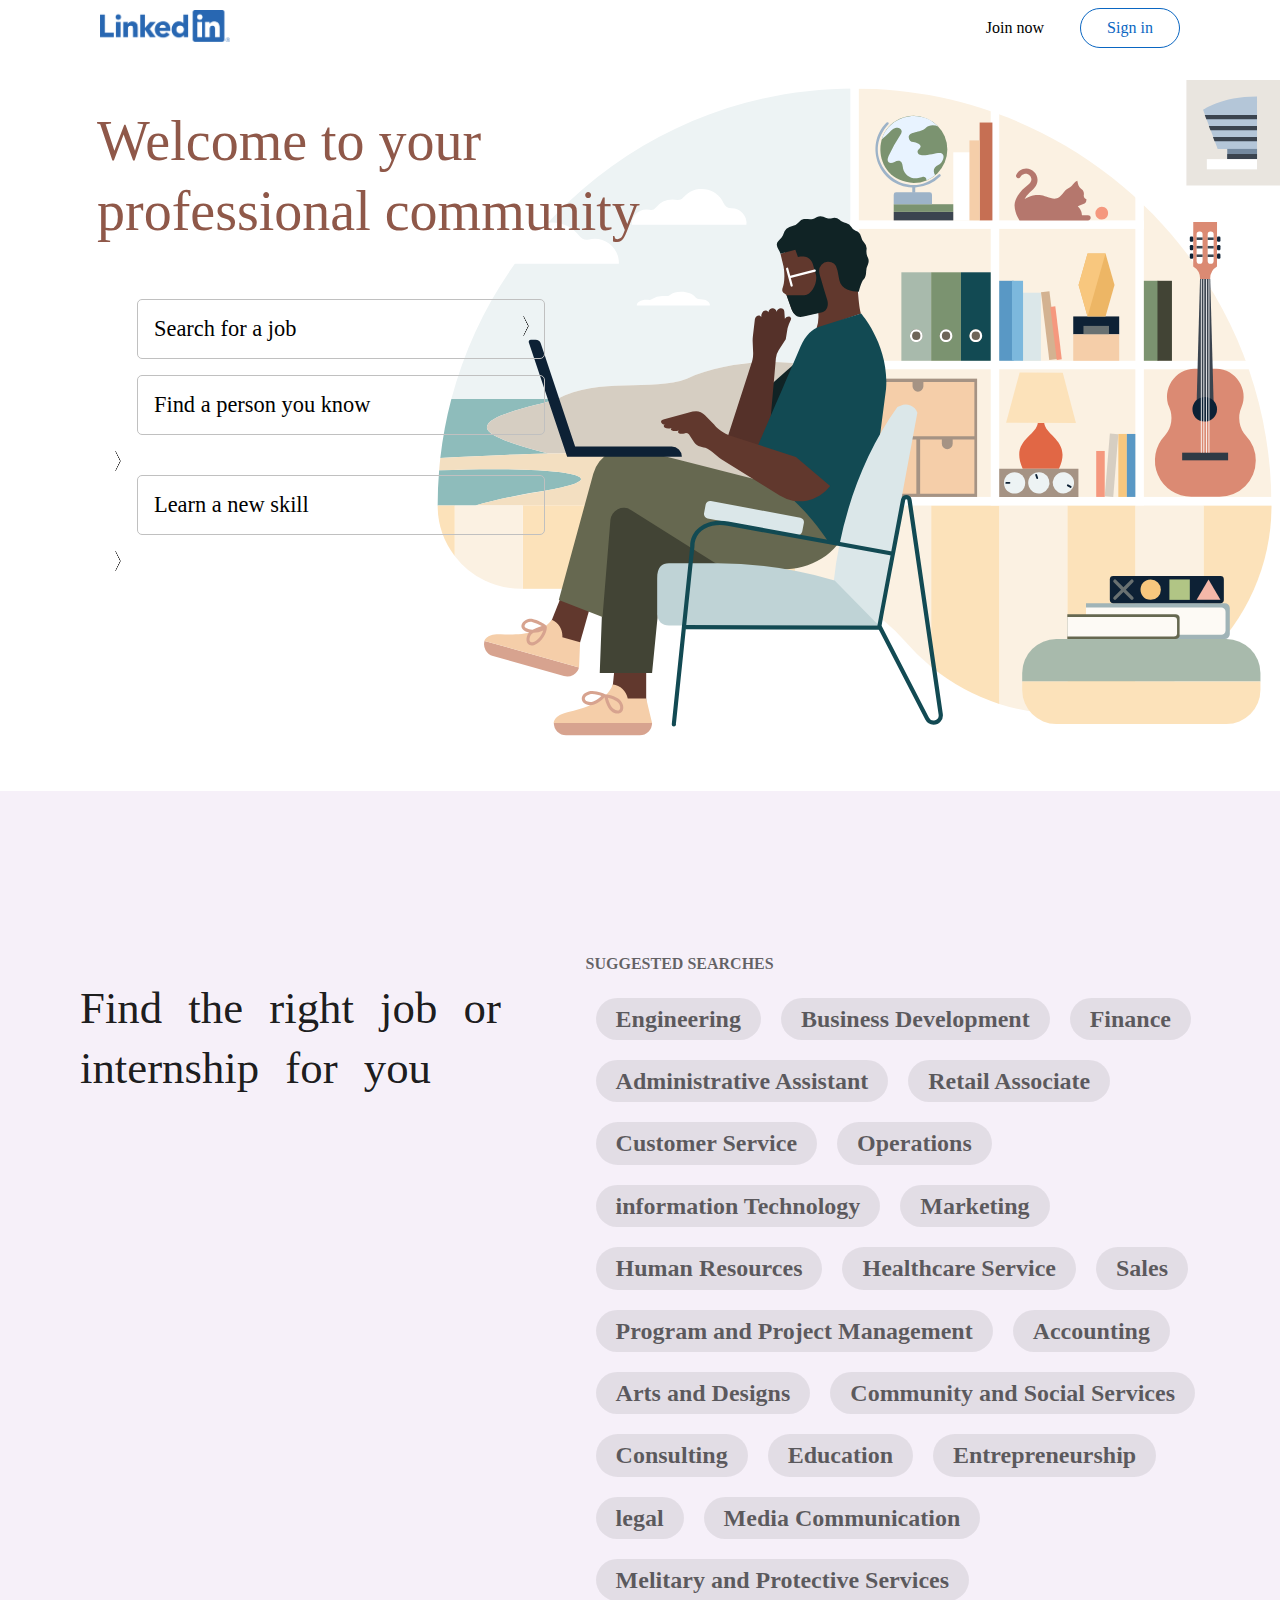
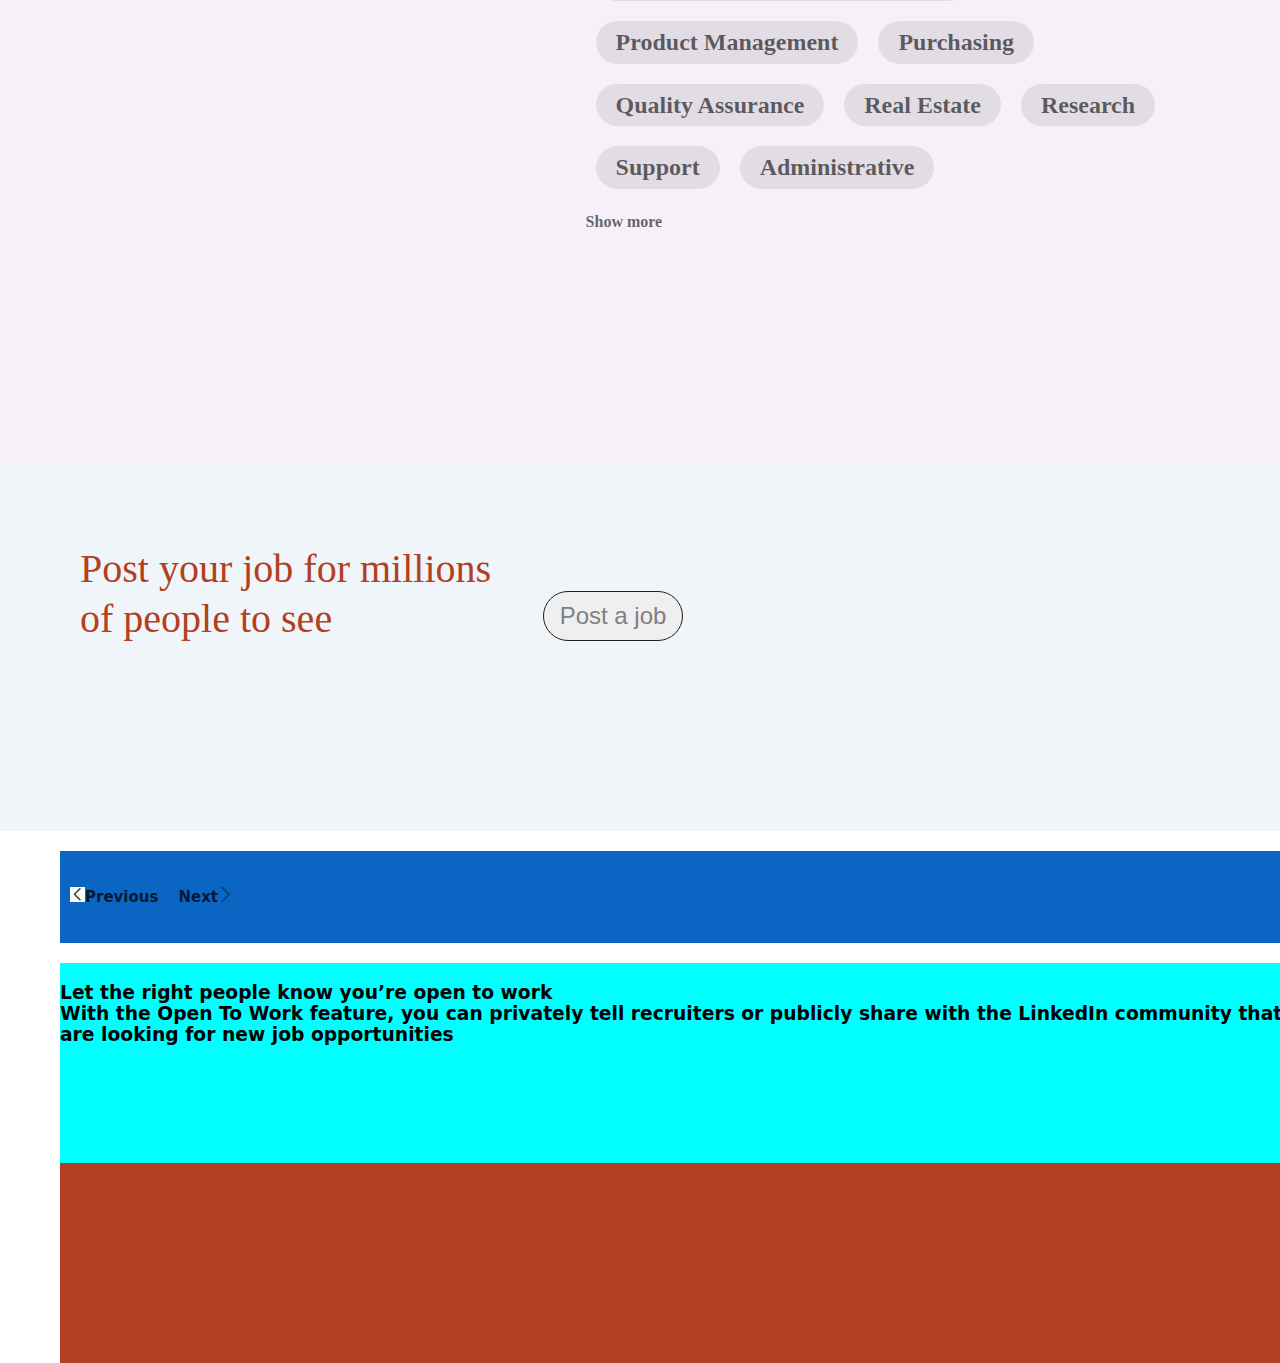
<file: index.html>
<!DOCTYPE html>
<html>
<head>
    <title>LinkedIn:Log In  or Sign Up</title>
    <link rel='stylesheet' type='text/css' media='screen' href='main.css'>
</head>
<body>
    
        <div class="navMain">
            <div>
                <img src="LI-Logo.png" id="logo1">
            </div>
            <nav id="nav1">
                <a id="a1" href="https://www.linkedin.com/signup/cold-join?trk=guest_homepage-basic_nav-header-join"></a><button id="joinnow">Join now</a></button>
                <a id="a2" href="https://www.linkedin.com/login?fromSignIn=true&trk=guest_homepage-basic_nav-header-signin"></a><button id="signUp">Sign in</a></button>    
            </nav>
        </div>
        <div class="main">
            <div class="FirstSection">
                <div class="welcomeRow1">
                    <h1 id="welcome">Welcome to your professional community</h1>
                </div>
                <div class="ExternalRow2">
                    <ul class="firstUl">
                        <a href="https://www.linkedin.com/jobs/jobs-in-palghat?trk=homepage-basic_intent-module-jobs&position=1&pageNum=0" ><button class="optionBtn"><li class="firstlist">Search for a job</button><img class="arrow" src="right-arrow.png"></li> </a>
                        <a href="https://www.linkedin.com/pub/dir/+/+?trk=homepage-basic_intent-module-people"><button class="optionBtn"><li class="firstlist">Find a person you know</button> <img class="arrow" src="right-arrow.png"> </li> </a>
                        <a href="https://www.linkedin.com/learning/search?trk=homepage-basic_intent-module-learning"><button class="optionBtn"><li class="firstlist">Learn a new skill</button> <img class="arrow" src="right-arrow.png"> </li> </a>
                    </ul>
                </div>
                  <div class="spaceSection"></div> 
            </div> 
            
            <div class="secondSection">
                <div class="secondSectionCol1">
                    <div class="secondSectionCol1Row1"><h2 id="secondHeading"> Find the right job or internship for you  </h2></div>
                </div>
                <div class="secondSectionCol2">
                    <div><h2 class="secondSectionHead2">SUGGESTED SEARCHES</h2></div>
                    <div class="secondSectionBtn">
                        <a class="secondSectionLinks">Engineering</a>
                        <a class="secondSectionLinks">Business Development</a>
                        <a class="secondSectionLinks">Finance</a>
                        <a class="secondSectionLinks">Administrative Assistant</a>
                        <a class="secondSectionLinks">Retail Associate</a>
                        <a class="secondSectionLinks">Customer Service</a>
                        <a class="secondSectionLinks">Operations</a>
                        <a class="secondSectionLinks">information Technology</a>
                        <a class="secondSectionLinks">Marketing</a>
                        <a class="secondSectionLinks">Human Resources</a>
                        <a class="secondSectionLinks">Healthcare Service</a>
                        <a class="secondSectionLinks">Sales</a>
                        <a class="secondSectionLinks">Program and Project Management</a>
                        <a class="secondSectionLinks">Accounting</a>
                        <a class="secondSectionLinks">Arts and Designs</a>
                        <a class="secondSectionLinks">Community and Social Services</a>
                        <a class="secondSectionLinks">Consulting</a>
                        <a class="secondSectionLinks">Education</a>
                        <a class="secondSectionLinks">Entrepreneurship</a>
                        <a class="secondSectionLinks">legal</a>
                        <a class="secondSectionLinks">Media Communication</a>
                        <a class="secondSectionLinks">Melitary and Protective Services</a>
                        <a class="secondSectionLinks">Product Management</a>
                        <a class="secondSectionLinks">Purchasing</a>
                        <a class="secondSectionLinks">Quality Assurance</a>
                        <a class="secondSectionLinks">Real Estate</a>
                        <a class="secondSectionLinks">Research</a>
                        <a class="secondSectionLinks">Support</a>
                        <a class="secondSectionLinks">Administrative</a>                       
                    </div>  
                    <div><h2 class="secondSectionHead2">Show more</h2></div>             
            </div>
        </div>
        <div class="thirdSection">
                <div><h2 class="thirdFirstHead">Post your job for millions of people to see</h2></div>
                <a><button class="thirdFirstBtn">Post a job</button></a>            
        </div>
        <div class="fourthRow">
            <div class="fourthCol1">
                <button class="pnbtn"><img src="/previousArrow.png" class="pbtnimage">Previous</button><button class="pnbtn">Next<img src="/right-arrow.png" class="pbtnimage"></button>
            </div>            
        </div>
        <div class="fifthRow">
                <div class="fifthCol1">
                    <h3>Let the right people know you’re open to work<br>With the Open To Work feature, you can privately tell recruiters or publicly share with the LinkedIn community that you are looking for new job opportunities</h3>
                </div>
                <div class="fifthCol2"></div>
            </div>
        </div>
    </div>
</body>
</html>
</file>
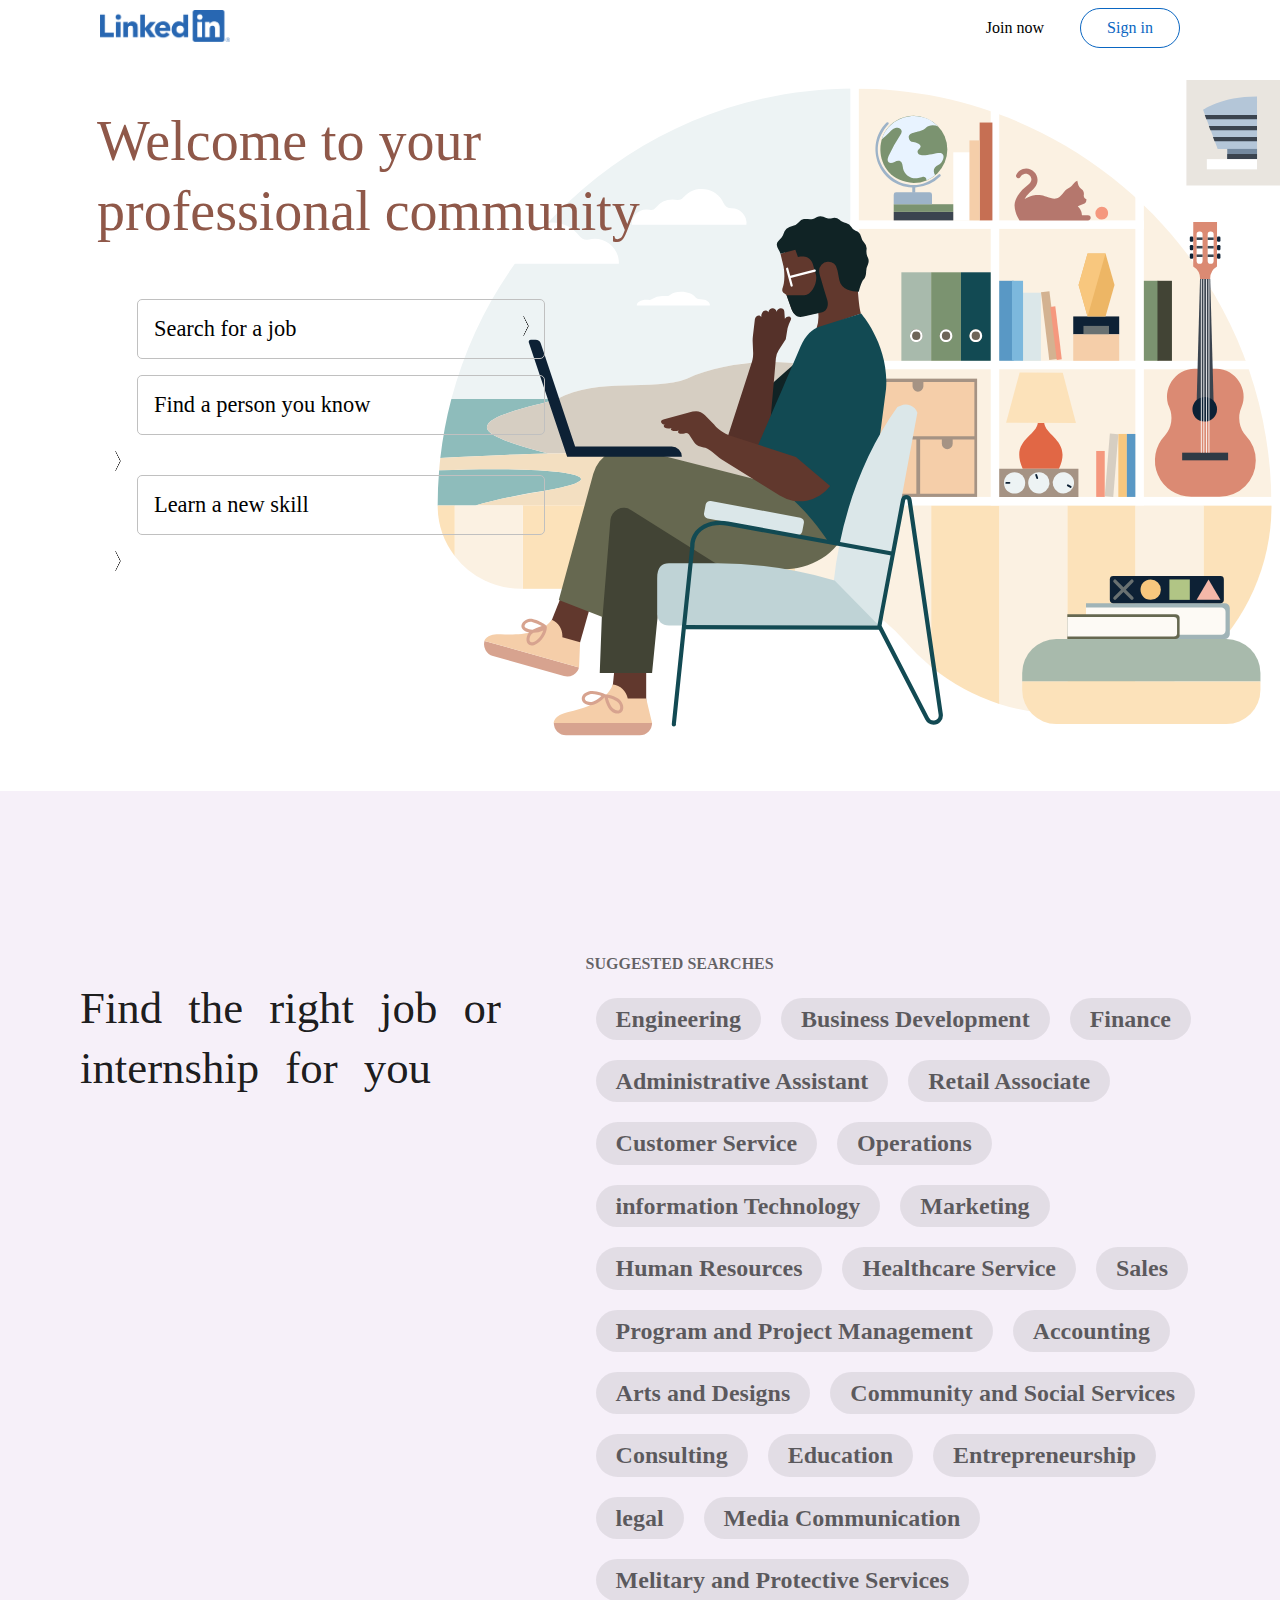
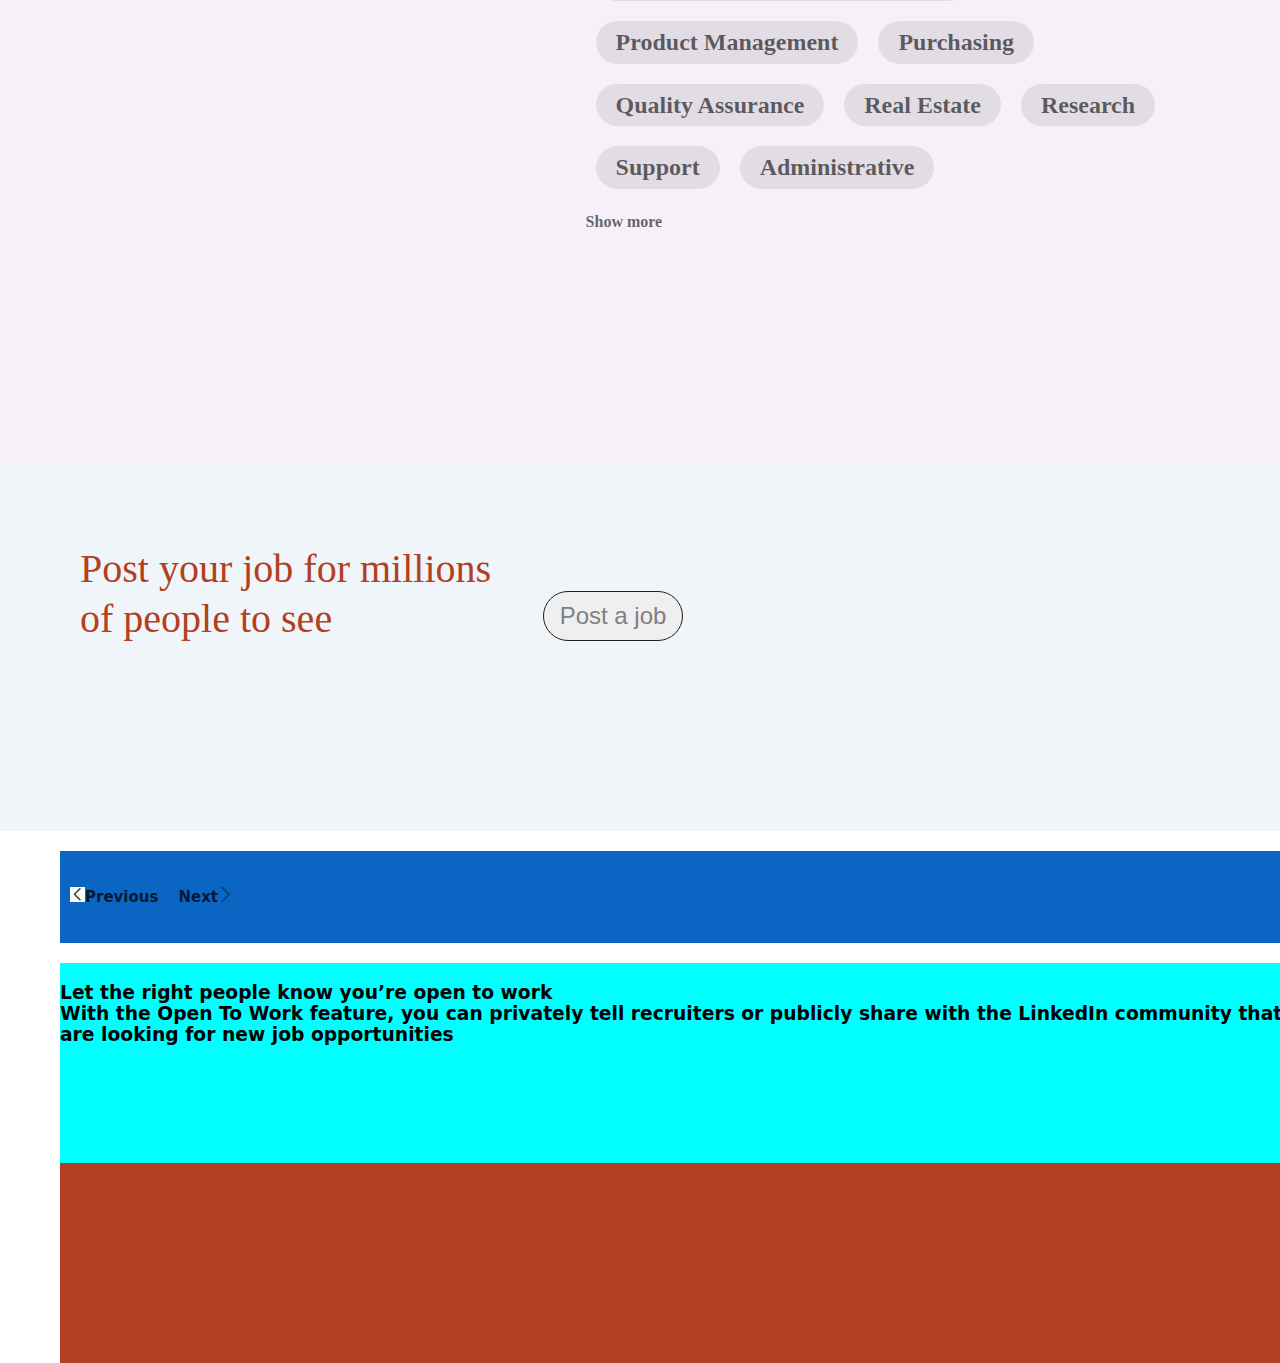
<file: LinkedInHome.html>
<!DOCTYPE html>
<html>
<head>
    <title>LinkedIn:Log In  or Sign Up</title>
    <link rel='stylesheet' type='text/css' media='screen' href='main.css'>
</head>
<body>
    
        <div class="navMain">
            <div>
                <img src="LI-Logo.png" id="logo1">
            </div>
            <nav id="nav1">
                <a id="a1" href="https://www.linkedin.com/signup/cold-join?trk=guest_homepage-basic_nav-header-join"></a><button id="joinnow">Join now</a></button>
                <a id="a2" href="https://www.linkedin.com/login?fromSignIn=true&trk=guest_homepage-basic_nav-header-signin"></a><button id="signUp">Sign in</a></button>    
            </nav>
        </div>
        <div class="main">
            <div class="FirstSection">
                <div class="welcomeRow1">
                    <h1 id="welcome">Welcome to your professional community</h1>
                </div>
                <div class="ExternalRow2">
                    <ul class="firstUl">
                        <a href="https://www.linkedin.com/jobs/jobs-in-palghat?trk=homepage-basic_intent-module-jobs&position=1&pageNum=0" ><button class="optionBtn"><li class="firstlist">Search for a job</button><img class="arrow" src="right-arrow.png"></li> </a>
                        <a href="https://www.linkedin.com/pub/dir/+/+?trk=homepage-basic_intent-module-people"><button class="optionBtn"><li class="firstlist">Find a person you know</button> <img class="arrow" src="right-arrow.png"> </li> </a>
                        <a href="https://www.linkedin.com/learning/search?trk=homepage-basic_intent-module-learning"><button class="optionBtn"><li class="firstlist">Learn a new skill</button> <img class="arrow" src="right-arrow.png"> </li> </a>
                    </ul>
                </div>
                  <div class="spaceSection"></div> 
            </div> 
            
            <div class="secondSection">
                <div class="secondSectionCol1">
                    <div class="secondSectionCol1Row1"><h2 id="secondHeading"> Find the right job or internship for you  </h2></div>
                </div>
                <div class="secondSectionCol2">
                    <div><h2 class="secondSectionHead2">SUGGESTED SEARCHES</h2></div>
                    <div class="secondSectionBtn">
                        <a class="secondSectionLinks">Engineering</a>
                        <a class="secondSectionLinks">Business Development</a>
                        <a class="secondSectionLinks">Finance</a>
                        <a class="secondSectionLinks">Administrative Assistant</a>
                        <a class="secondSectionLinks">Retail Associate</a>
                        <a class="secondSectionLinks">Customer Service</a>
                        <a class="secondSectionLinks">Operations</a>
                        <a class="secondSectionLinks">information Technology</a>
                        <a class="secondSectionLinks">Marketing</a>
                        <a class="secondSectionLinks">Human Resources</a>
                        <a class="secondSectionLinks">Healthcare Service</a>
                        <a class="secondSectionLinks">Sales</a>
                        <a class="secondSectionLinks">Program and Project Management</a>
                        <a class="secondSectionLinks">Accounting</a>
                        <a class="secondSectionLinks">Arts and Designs</a>
                        <a class="secondSectionLinks">Community and Social Services</a>
                        <a class="secondSectionLinks">Consulting</a>
                        <a class="secondSectionLinks">Education</a>
                        <a class="secondSectionLinks">Entrepreneurship</a>
                        <a class="secondSectionLinks">legal</a>
                        <a class="secondSectionLinks">Media Communication</a>
                        <a class="secondSectionLinks">Melitary and Protective Services</a>
                        <a class="secondSectionLinks">Product Management</a>
                        <a class="secondSectionLinks">Purchasing</a>
                        <a class="secondSectionLinks">Quality Assurance</a>
                        <a class="secondSectionLinks">Real Estate</a>
                        <a class="secondSectionLinks">Research</a>
                        <a class="secondSectionLinks">Support</a>
                        <a class="secondSectionLinks">Administrative</a>                       
                    </div>  
                    <div><h2 class="secondSectionHead2">Show more</h2></div>             
            </div>
        </div>
        <div class="thirdSection">
                <div><h2 class="thirdFirstHead">Post your job for millions of people to see</h2></div>
                <a><button class="thirdFirstBtn">Post a job</button></a>            
        </div>
        <div class="fourthRow">
            <div class="fourthCol1">
                <button class="pnbtn"><img src="/previousArrow.png" class="pbtnimage">Previous</button><button class="pnbtn">Next<img src="/right-arrow.png" class="pbtnimage"></button>
            </div>            
        </div>
        <div class="fifthRow">
                <div class="fifthCol1">
                    <h3>Let the right people know you’re open to work<br>With the Open To Work feature, you can privately tell recruiters or publicly share with the LinkedIn community that you are looking for new job opportunities</h3>
                </div>
                <div class="fifthCol2"></div>
            </div>
        </div>
    </div>
</body>
</html>
</file>
<file: main.css>
body{
    box-sizing: border-box;
    margin: 0;
    font-family:system-ui,BlinkMacSystemFont,"Segoe UI",Roboto,"Helvetica Neue","Fira Sans",Ubuntu,Oxygen,"Oxygen Sans",Cantarell,"Droid Sans","Apple Color Emoji","Segoe UI Emoji","Segoe UI Emoji","Segoe UI Symbol","Lucida Grande",Helvetica,Arial,sans-serif;
}
/* .main{
    line-height: 1.6;
    display: flex;
    flex-direction: column;
} */
.navMain{
    padding-top: 8px;
    justify-content: space-between;
    display: flex;  
    align-items: center;
    position: relative;
    margin-left: 100px;
}
#nav1{
    padding-right: 100px;
    letter-spacing: 10px;
}
#logo1{
    width:130px;
    height: auto;
    box-sizing: border-box;
}
#a1,#a2{
    text-decoration: none;
    cursor:pointer;
    color: rgba(41, 41, 41, 0.9);
}
#joinnow{
    background-color: transparent;
    width:100px ;
    height: 40px;
    font-size:1rem;
    border: 0;
    display: inline-block;
    font-family: Segoe UI Semibold;
}
#joinnow:hover{
    background-color: silver;
    opacity: 0.6;
    transition:all 0.5s ease-out ;
    border-radius: 3px;
}
#signUp{
    background-color: transparent;
    color:#0a66c2;
    width:100px ;
    height: 40px;
    font-size:1rem;
    border: 0.5px solid #0a66c2;
    display: inline-block;
    font-family: Segoe UI Semibold;
    border-radius: 20px;
}
#signUp:hover{
    border: 2px solid #0a66c2 ;
    transition: all 0.2s ease;
    background-color: #c1d2ec;
}
.FirstSection{
    padding-top: 20px;
    padding-left: 17px;
    display: flex;
    flex-direction: column;
    align-items: flex-start;
    margin-left: 80px;
    background-image: url("LinkedinFirst.svg");
    background-repeat: no-repeat;
    background-position:right;
    /* height: fit-content; */
}
#welcome{
    color:#8f5849;font-size: 3.5rem;
    font-weight: 200;
    font-family: Segoe UI Light;
    width: 60%;
    line-height: 70px;
}
.firstUl{
    list-style-type: none;
    /* background-color: red; */
    display: flex;
    flex-direction: column;
}
.ExternalRow2{
    display: flex;
    flex-direction: row;
}
.firstlist{    
    font-size: 1.4rem ;
    line-height: 1.4rm;
    font-family: Segoe UI;
    flex:1;
    color: inherit ;
    display: flex;
    flex-direction: row;
}
.arrow{
    display: inline-flex;
    width: 10px;
    height: 20px;
    margin-left: -24px;
}
.optionBtn{
    background-color: transparent;
    outline: none;
    border: 0.5px solid silver;
    padding: 16px;
    margin-bottom: 16px;
    text-align: left;
    width: 408px;
    border-radius: 5px;
}
.optionBtn:hover{
    box-shadow: 0px 4px 6px rgba(0,0,0,0.15),0px 0px 2px rgba(0,0,0,0.15);
    border-radius: 5px;
}
.spaceSection{
    height: 200px;
    background: transparent;
    
}
.secondSection{
    padding-top: 150px;
    display: flex;
    flex-direction: row;
    background-color: rgba(245, 239, 248, 0.918);
    height: 70rem;
}

.secondSectionCol1{
    width: 39.5%;
    margin-left: 80px;
}
.secondSectionCol1Row1{
    height: 600px;
}
#secondHeading{
    font-size: 2.8rem;
    font-weight: 400;
    color: rgba(0,0,0,0.9);
    line-height: 60px;
    word-spacing: 15px;
    font-family: Segoe UI Light;
}
.secondSectionCol2{
    width: 648px;
    display: flex; 
    flex-direction: column; 
}
.secondSectionHead2{
    font-size: 1rem;
    line-height: 1.5;
    font-family: Segoe UI Semibold;
    font-weight: 600;
    color: rgba(0,0,0,0.6);
    line-height: 20px;
    /* padding-bottom: 12px; */
}
.secondSectionLinks{
    font-size: 1.5rem;
    font-family: Segoe UI Semibold;
    line-height: 1.1;
    font-weight: 600;
    color: rgba(0,0,0,0.6);
    align-items: center;
    text-align: left;
    height: auto;
    width: auto;
    float: left;
    background-color: rgba(0,0,0,0.08);
    border-radius: 28px;
    padding: 8px 20px;
    margin-bottom: 12px;
    margin: 10px;
}
.secondSectionLinks:hover{
    text-decoration: underline;
}
.thirdSection{
    padding-top: 50px;
    display: flex;
    flex-direction: row;
    background-color: rgba(239, 244, 248, 0.918);
    height: 20rem;
}
.thirdFirstHead{
    width: 413px;
    margin-left: 80px;
    font-size: 2.5rem;
    font-family: Segoe UI;
    line-height: 1.2;
    font-weight: 400;
    color: rgba(0,0,0,0.9);
    color: #B24020;
    line-height: 50px;
}
.thirdFirstBtn{
    width:140px;
    height:50px;
    border-radius: 28px;
    border: 0.5px solid rgb(31, 30, 30);
    margin-top: 80px;
    margin-left:50px;
    color: gray;
    font-size: 24px;
}
.thirdFirstBtn:hover{
    background-color: rgb(189, 181, 181);
    text-decoration: 0.3px black underline;
    color: rgb(102, 101, 101);
}

.fourthRow{
    flex-direction: column;
    margin-left: 60px;
    padding-top: 20px;
    padding-bottom: 20px;
}
.fourthCol1{
    padding-top: 20px;
    padding-bottom: 20px;
    background-color: #0a66c2;
}
.pnbtn{
    width:auto;
    outline: none;
    border: none;
    background-color: transparent;
    padding: 10px;
    color:rgba(0,0,0,0.75);
    line-height: 32px;
    font-weight: 600;
    font-family: inherit;
    font-size: 15px;
}
.pnbtn:hover{
    background-color: rgb(207, 204, 204);
    transition: all 0.5s ease-in-out;
}
.pbtnimage{
    width: 15px;
    height: 15px;
}

.fifthRow{
    margin-left: 60px;
    background-color: #B24020;
    height: 400px;
    width: 100%;
    display: flex;
}
.fifthCol1{
    flex-direction: column;
    background-color: aqua;
    height: 200px;
}
</file>
